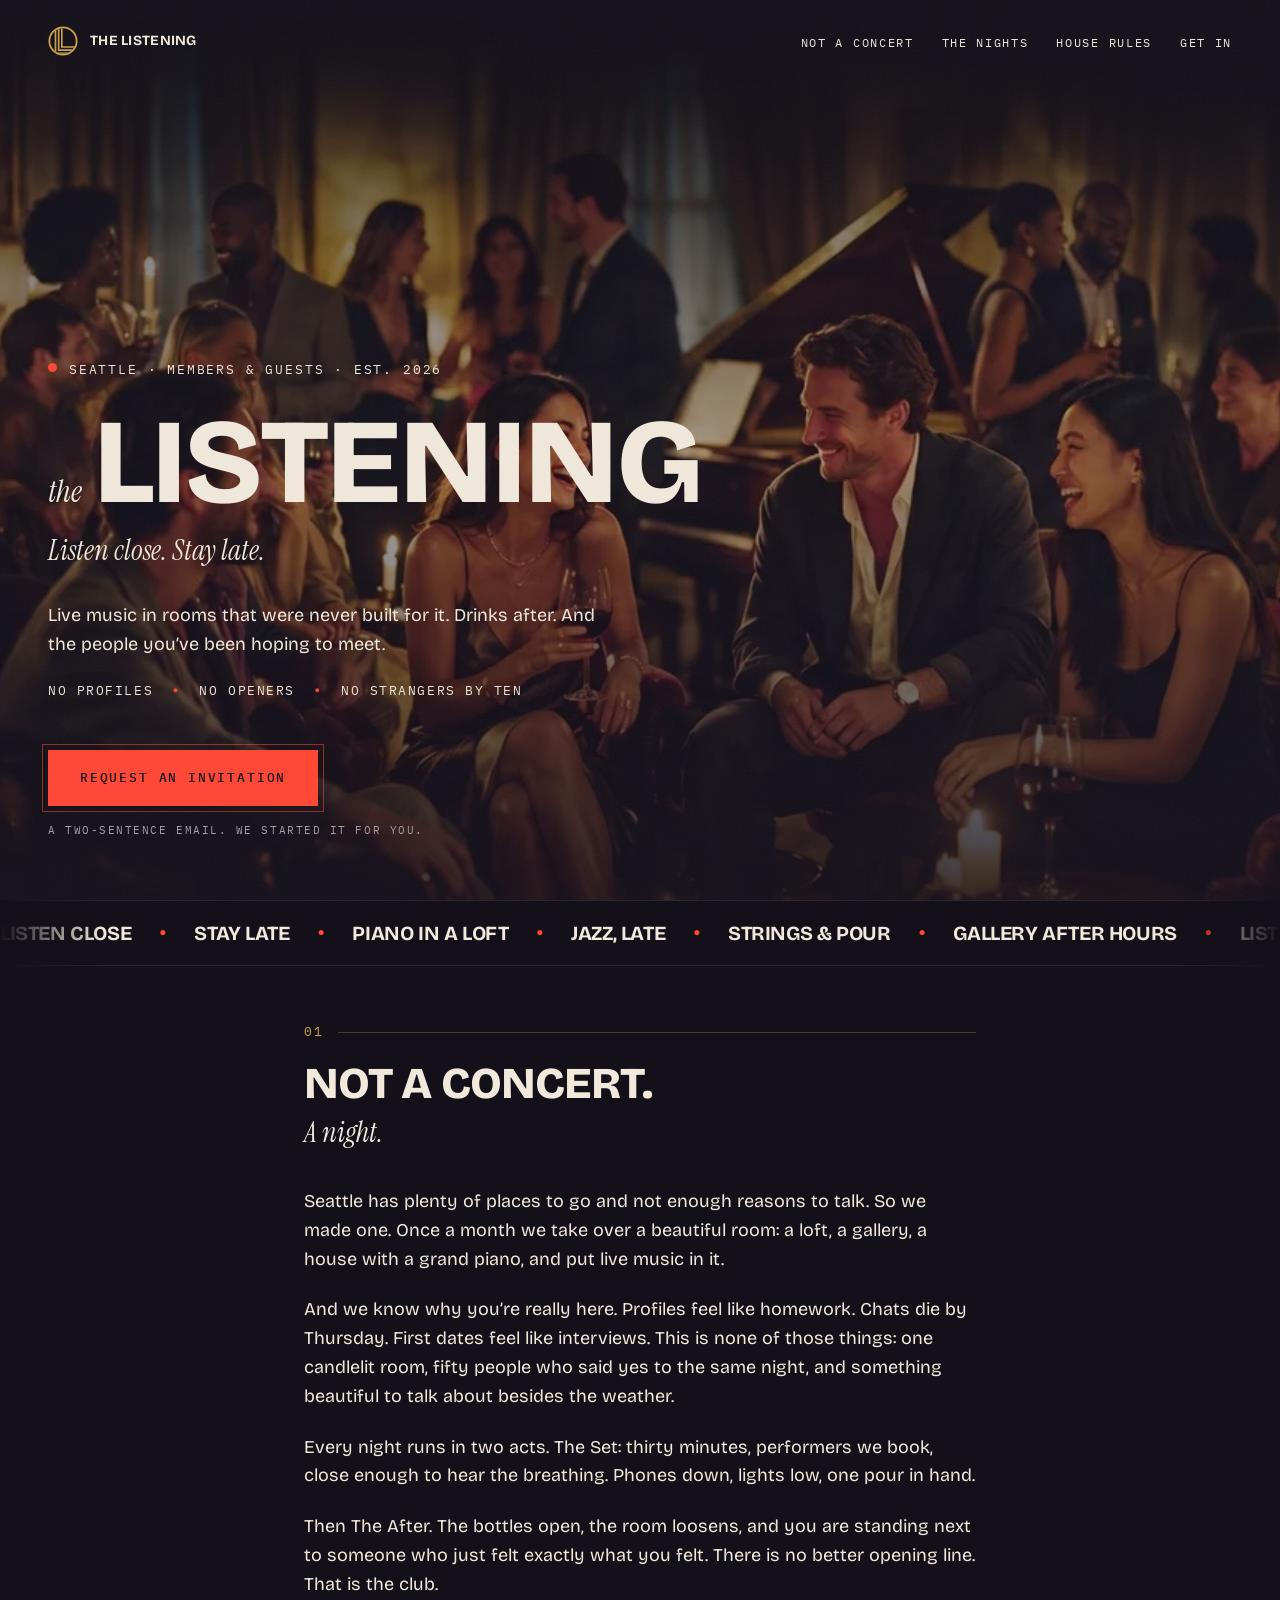
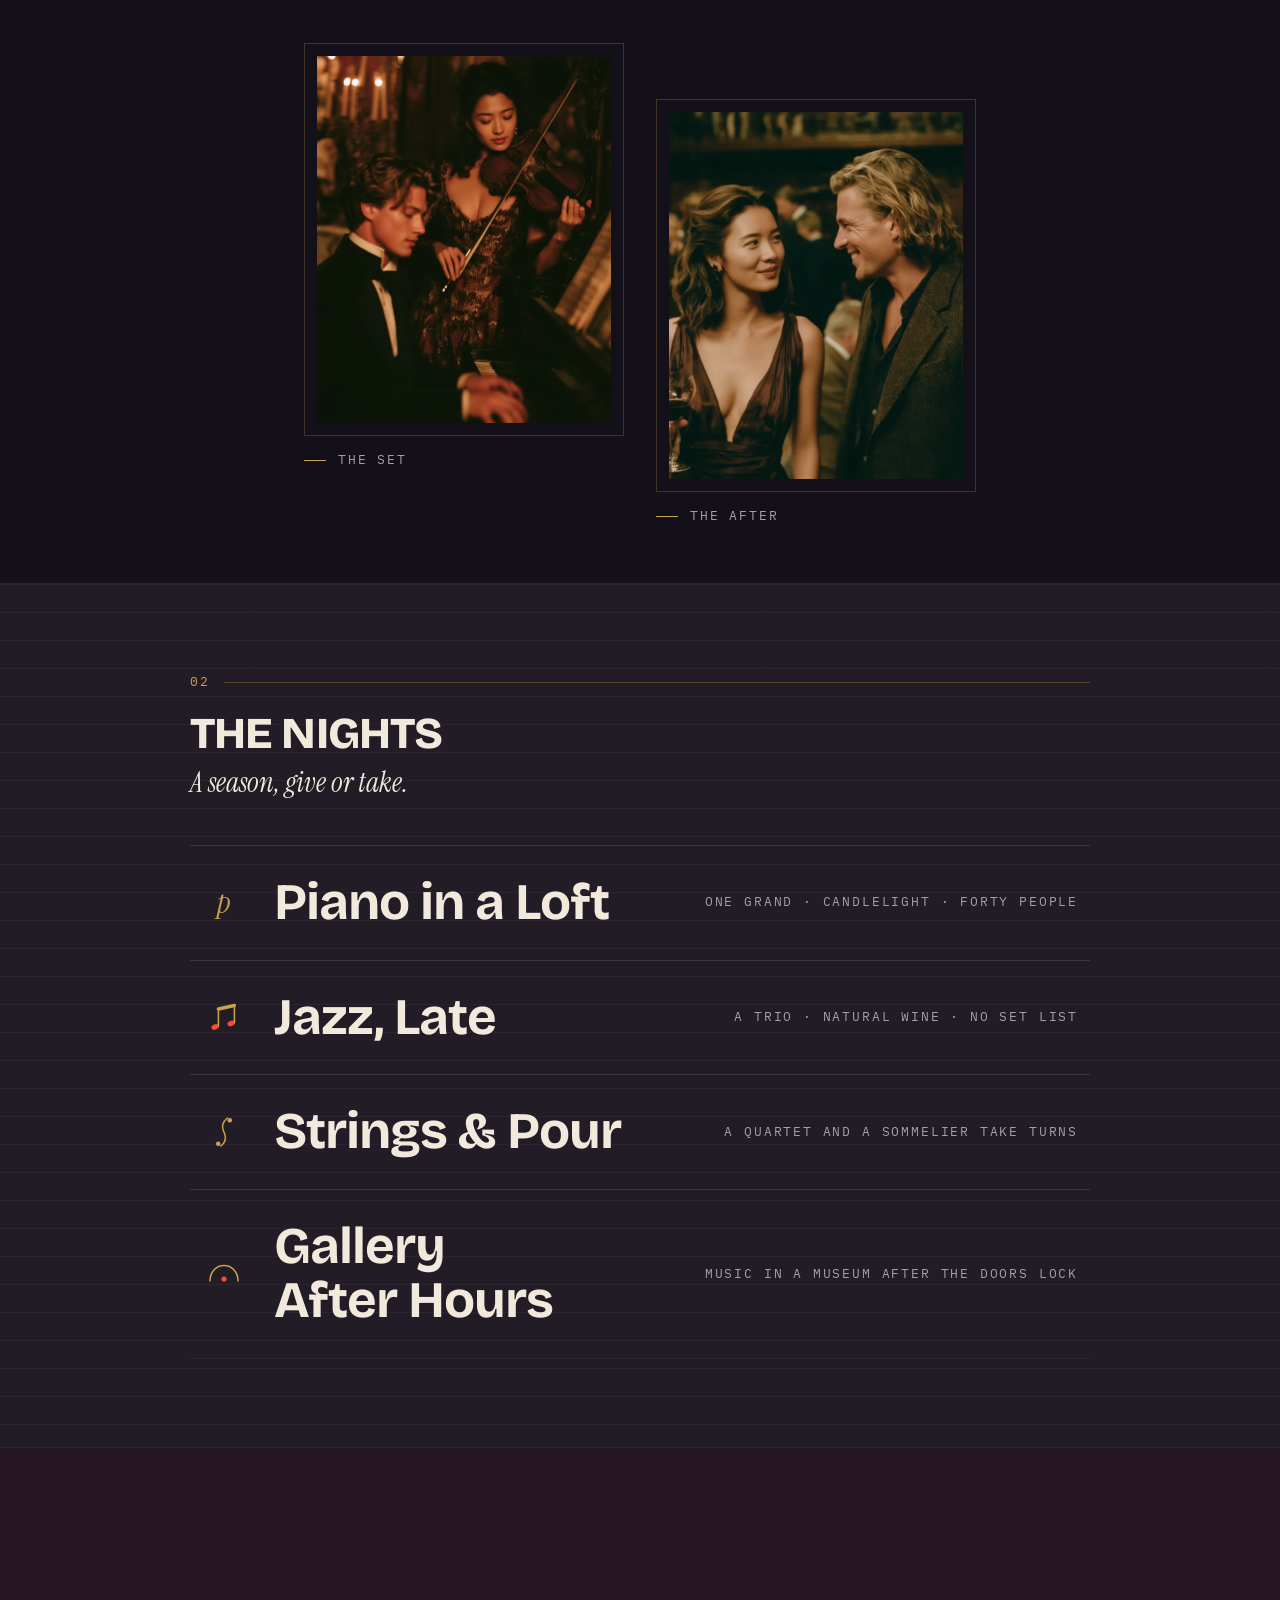
<file: index.html>
<!DOCTYPE html>
<html lang="en">
<head>
  <meta charset="UTF-8">
  <meta name="viewport" content="width=device-width, initial-scale=1">

  <!-- No analytics by design. The footer promises no cookies and no
       trackers; keep that promise. Conversions are measured where they
       land: the join@thelistening.co inbox. -->

  <title>The Listening · Listen close. Stay late.</title>
  <meta name="description" content="A members' club in Seattle. Live music in rooms that were never built for it, drinks after, once a month. Invitation only.">

  <meta property="og:type" content="website">
  <meta property="og:locale" content="en_US">
  <meta property="og:url" content="https://juliantoha.github.io/thelistening/">
  <meta property="og:site_name" content="The Listening">
  <meta property="og:title" content="The Listening · Listen close. Stay late.">
  <meta property="og:description" content="A members' club in Seattle. Live music in rooms that were never built for it, drinks after, once a month. Invitation only.">
  <meta property="og:image" content="https://juliantoha.github.io/thelistening/assets/og-card.jpg?v=3">
  <meta property="og:image:width" content="1200">
  <meta property="og:image:height" content="630">
  <meta property="og:image:alt" content="A violinist and pianist perform by candlelight beneath The Listening's gold monogram. Listen close. Stay late.">
  <meta name="twitter:card" content="summary_large_image">
  <meta name="twitter:title" content="The Listening · Listen close. Stay late.">
  <meta name="twitter:description" content="A members' club in Seattle. Live music in rooms that were never built for it, drinks after, once a month. Invitation only.">
  <meta name="twitter:image" content="https://juliantoha.github.io/thelistening/assets/og-card.jpg?v=3">
  <meta name="twitter:image:alt" content="A violinist and pianist perform by candlelight beneath The Listening's gold monogram. Listen close. Stay late.">

  <link rel="canonical" href="https://juliantoha.github.io/thelistening/">

  <script type="application/ld+json">
  {
    "@context": "https://schema.org",
    "@type": "Organization",
    "name": "The Listening Co.",
    "url": "https://juliantoha.github.io/thelistening/",
    "logo": "https://juliantoha.github.io/thelistening/assets/monogram-512.png",
    "email": "join@thelistening.co",
    "description": "A members' club in Seattle. Live music in rooms that were never built for it, drinks after, once a month. Invitation only.",
    "address": { "@type": "PostalAddress", "addressLocality": "Seattle", "addressRegion": "WA" }
  }
  </script>

  <!-- Event schema template · restore once the first gathering has a real
       ISO 8601 date (e.g. 2026-09-17T20:00:00-07:00) and a neighborhood:
  <script type="application/ld+json">
  {
    "@context": "https://schema.org",
    "@type": "Event",
    "name": "The Listening · Gathering Nº 1",
    "startDate": "[FIRST_GATHERING_DATE_ISO]",
    "eventAttendanceMode": "https://schema.org/OfflineEventAttendanceMode",
    "location": {
      "@type": "Place",
      "name": "[NEIGHBORHOOD], Seattle",
      "address": { "@type": "PostalAddress", "addressLocality": "Seattle", "addressRegion": "WA" }
    },
    "organizer": { "@type": "Organization", "name": "The Listening Co." },
    "image": "https://juliantoha.github.io/thelistening/assets/og-card.jpg?v=3",
    "description": "A members' club in Seattle. Live music in rooms that were never built for it, drinks after, once a month. Invitation only."
  }
  </script>
  -->


  <meta name="theme-color" content="#14101A">
  <link rel="icon" href="data:image/svg+xml,%3Csvg xmlns='http://www.w3.org/2000/svg' viewBox='0 0 100 100' fill='none' stroke='%23C9A24B'%3E%3Ccircle cx='50' cy='50' r='44' stroke-width='8'/%3E%3Cpath d='M46 10V70H94' stroke-width='7'/%3E%3Cpath d='M32 12V84H88' stroke-width='7'/%3E%3C/svg%3E">
  <link rel="apple-touch-icon" href="assets/apple-touch-icon.png">
  <link rel="manifest" href="manifest.webmanifest">

  <link rel="preload" as="image" href="assets/hero-poster-mobile.webp" media="(max-width: 640px)" fetchpriority="high">
  <link rel="preload" as="image" href="assets/hero-poster-1400.webp" media="(min-width: 641px) and (max-width: 1280px)" fetchpriority="high">
  <link rel="preload" as="image" href="assets/hero-poster.webp" media="(min-width: 1281px)" fetchpriority="high">
  <link rel="preload" as="font" type="font/woff2" href="assets/fonts/bricolage.woff2" crossorigin>
  <link rel="preload" as="font" type="font/woff2" href="assets/fonts/instrument-serif-italic.woff2" crossorigin>
  <link rel="preload" as="font" type="font/woff2" href="assets/fonts/plex-mono-400.woff2" crossorigin>
  <link rel="preload" as="font" type="font/woff2" href="assets/fonts/plex-mono-500.woff2" crossorigin>

  <link rel="stylesheet" href="styles.css">
</head>
<body>
  <a class="skip-link" href="#main">Skip to content</a>

  <nav class="stickybar" aria-label="Invitation">
    <span class="stickybar-name">
      <span class="logo-mark" aria-hidden="true">
        <svg viewBox="0 0 100 100" fill="none" stroke="currentColor">
          <circle cx="50" cy="50" r="45.5" stroke-width="6"/>
          <g clip-path="url(#logoclip-bar)" stroke-width="5.5">
            <path d="M46 0V70H104"/>
            <path d="M35.5 0V80.5H104"/>
            <path d="M25 0V91H104"/>
          </g>
          <defs><clipPath id="logoclip-bar"><circle cx="50" cy="50" r="42.5"/></clipPath></defs>
        </svg>
      </span>
      <span class="stickybar-label">THE LISTENING</span></span>
    <a class="stickybar-cta" href="#invite">REQUEST AN INVITATION</a>
  </nav>

  <!-- Block 1 · Hero -->
  <header class="hero">
    <nav class="hero-nav" aria-label="Sections">
      <span class="hero-nav-name">
        <span class="logo-mark" aria-hidden="true">
          <svg viewBox="0 0 100 100" fill="none" stroke="currentColor">
            <circle cx="50" cy="50" r="45.5" stroke-width="6"/>
            <g clip-path="url(#logoclip-nav)" stroke-width="5.5">
              <path d="M46 0V70H104"/>
              <path d="M35.5 0V80.5H104"/>
              <path d="M25 0V91H104"/>
            </g>
            <defs><clipPath id="logoclip-nav"><circle cx="50" cy="50" r="42.5"/></clipPath></defs>
          </svg>
        </span>
        THE LISTENING</span>
      <ul class="hero-nav-links">
        <li><a href="#night">NOT A CONCERT</a></li>
        <li><a href="#nights">THE NIGHTS</a></li>
        <li><a href="#rules">HOUSE RULES</a></li>
        <li><a href="#invite">GET IN</a></li>
      </ul>
    </nav>
    <div class="hero-media" aria-hidden="true">
      <picture>
        <source media="(max-width: 640px)" srcset="assets/hero-poster-mobile.webp">
        <source media="(max-width: 1280px)" srcset="assets/hero-poster-1400.webp">
        <img class="hero-poster" src="assets/hero-poster.webp" alt="" width="2000" height="859" fetchpriority="high" decoding="async">
      </picture>
      <video class="hero-video" muted autoplay loop playsinline data-src="[HERO_VIDEO_URL]"></video>
    </div>
    <div class="hero-content">
      <p class="evidence kicker"><span class="dot" aria-hidden="true"></span>SEATTLE · MEMBERS &amp; GUESTS · EST. 2026</p>
      <h1 class="wordmark"><em class="the">the</em><span class="mark">LISTENING</span></h1>
      <p class="whisper tagline">Listen close. Stay late.</p>
      <p class="hero-line">Live music in rooms that were never built for it. Drinks after. And the people you&rsquo;ve been hoping to meet.</p>
      <p class="evidence hero-manifesto">NO PROFILES <span class="sep" aria-hidden="true">●</span> NO OPENERS <span class="sep" aria-hidden="true">●</span> NO STRANGERS BY TEN</p>
      <p class="hero-cta"><a class="btn" href="#invite">REQUEST AN INVITATION</a></p>
      <p class="evidence cta-note">A TWO-SENTENCE EMAIL. WE STARTED IT FOR YOU.</p>
    </div>
  </header>

  <main id="main">
    <!-- Block 2 · The Marquee -->
    <div class="marquee" aria-hidden="true">
      <div class="marquee-track"><p class="marquee-row"><span>LISTEN CLOSE</span><span class="sep" aria-hidden="true">●</span><span>STAY LATE</span><span class="sep" aria-hidden="true">●</span><span>PIANO IN A LOFT</span><span class="sep" aria-hidden="true">●</span><span>JAZZ, LATE</span><span class="sep" aria-hidden="true">●</span><span>STRINGS &amp; POUR</span><span class="sep" aria-hidden="true">●</span><span>GALLERY AFTER HOURS</span><span class="sep" aria-hidden="true">●</span><span>LISTEN CLOSE</span><span class="sep" aria-hidden="true">●</span><span>STAY LATE</span><span class="sep" aria-hidden="true">●</span><span>PIANO IN A LOFT</span><span class="sep" aria-hidden="true">●</span><span>JAZZ, LATE</span><span class="sep" aria-hidden="true">●</span><span>STRINGS &amp; POUR</span><span class="sep" aria-hidden="true">●</span><span>GALLERY AFTER HOURS</span><span class="sep" aria-hidden="true">●</span></p><p class="marquee-row" aria-hidden="true"><span>LISTEN CLOSE</span><span class="sep">●</span><span>STAY LATE</span><span class="sep">●</span><span>PIANO IN A LOFT</span><span class="sep">●</span><span>JAZZ, LATE</span><span class="sep">●</span><span>STRINGS &amp; POUR</span><span class="sep">●</span><span>GALLERY AFTER HOURS</span><span class="sep">●</span><span>LISTEN CLOSE</span><span class="sep">●</span><span>STAY LATE</span><span class="sep">●</span><span>PIANO IN A LOFT</span><span class="sep">●</span><span>JAZZ, LATE</span><span class="sep">●</span><span>STRINGS &amp; POUR</span><span class="sep">●</span><span>GALLERY AFTER HOURS</span><span class="sep">●</span></p></div>
      <p class="marquee-static" aria-hidden="true"><span>LISTEN CLOSE</span><span class="sep">●</span><span>STAY LATE</span><span class="sep">●</span><span>PIANO IN A LOFT</span><span class="sep">●</span><span>JAZZ, LATE</span></p>
    </div>

    <!-- Block 3 · The Night -->
    <section class="night" id="night" aria-labelledby="night-head">
      <p class="evidence section-index" aria-hidden="true">01</p>
      <h2 id="night-head" class="shout">NOT A CONCERT.</h2>
      <p class="whisper subline">A night.</p>
      <p>Seattle has plenty of places to go and not enough reasons to talk. So we made one. Once a month we take over a beautiful room: a loft, a gallery, a house with a grand piano, and put live music in it.</p>
      <p>And we know why you&rsquo;re really here. Profiles feel like homework. Chats die by Thursday. First dates feel like interviews. This is none of those things: one candlelit room, fifty people who said yes to the same night, and something beautiful to talk about besides the weather.</p>
      <p>Every night runs in two acts. The Set: thirty minutes, performers we book, close enough to hear the breathing. Phones down, lights low, one pour in hand.</p>
      <p>Then The After. The bottles open, the room loosens, and you are standing next to someone who just felt exactly what you felt. There is no better opening line. That is the club.</p>
      <div class="night-duo">
        <figure class="night-photo">
          <img src="assets/set-performance.webp" alt="A violinist and a pianist performing close together by candlelight" width="960" height="1200" loading="lazy" decoding="async">
          <figcaption class="evidence">THE SET</figcaption>
        </figure>
        <figure class="night-photo">
          <img src="assets/after-couple.webp" alt="Two guests deep in conversation over a glass of wine, the room warm behind them" width="880" height="1100" loading="lazy" decoding="async">
          <figcaption class="evidence">THE AFTER</figcaption>
        </figure>
      </div>
    </section>

    <!-- Block 4 · The Nights -->
    <section class="nights-section" id="nights" aria-labelledby="nights-head">
      <div class="nights-inner">
      <p class="evidence section-index" aria-hidden="true">02</p>
      <h2 id="nights-head" class="shout">THE NIGHTS</h2>
      <p class="whisper subline">A season, give or take.</p>
      <ul class="nights">
        <li class="night-row">
          <span class="night-icon night-icon--type" aria-hidden="true">p</span>
          <span class="night-name">Piano in a Loft</span>
          <span class="evidence night-meta">ONE GRAND · CANDLELIGHT · FORTY PEOPLE</span>
        </li>
        <li class="night-row">
          <span class="night-icon" aria-hidden="true">
            <svg viewBox="0 0 44 44" fill="none" stroke="currentColor" stroke-width="1.5" stroke-linecap="round">
              <ellipse cx="13" cy="31" rx="3.6" ry="2.7" fill="var(--on-air)" stroke="none" transform="rotate(-20 13 31)"/>
              <ellipse cx="29" cy="27.5" rx="3.6" ry="2.7" fill="var(--on-air)" stroke="none" transform="rotate(-20 29 27.5)"/>
              <path d="M16.4 30.2V13M32.4 26.7V9.5"/>
              <path d="M16.4 13l16-3.5" stroke-width="3.5"/>
            </svg>
          </span>
          <span class="night-name">Jazz, Late</span>
          <span class="evidence night-meta">A TRIO · NATURAL WINE · NO SET LIST</span>
        </li>
        <li class="night-row">
          <span class="night-icon" aria-hidden="true">
            <svg viewBox="0 0 44 44" fill="none" stroke="currentColor" stroke-width="1.5" stroke-linecap="round">
              <path d="M25.5 8c-4.5 3.5-6 8-4.2 12.6l1.4 3.4c1.7 4.4.6 8.6-3.9 12"/>
              <circle cx="27.8" cy="10.2" r="2.3" fill="currentColor" stroke="none"/>
              <circle cx="16.2" cy="33.8" r="2.3" fill="currentColor" stroke="none"/>
            </svg>
          </span>
          <span class="night-name">Strings &amp; Pour</span>
          <span class="evidence night-meta">A QUARTET AND A SOMMELIER TAKE TURNS</span>
        </li>
        <li class="night-row">
          <span class="night-icon" aria-hidden="true">
            <svg viewBox="0 0 44 44" fill="none" stroke="currentColor" stroke-width="1.5" stroke-linecap="round">
              <path d="M8 29c0-9.5 6.5-15.5 14-15.5S36 19.5 36 29"/>
              <circle cx="22" cy="27" r="2.6" fill="var(--on-air)" stroke="none"/>
            </svg>
          </span>
          <span class="night-name">Gallery After Hours</span>
          <span class="evidence night-meta">MUSIC IN A MUSEUM AFTER THE DOORS LOCK</span>
        </li>
      </ul>
      </div>
    </section>

    <!-- Block 5 · House Rules -->
    <section class="rules" aria-labelledby="rules-head">
      <div class="rules-inner">
        <p class="evidence section-index" aria-hidden="true">03</p>
        <h2 id="rules-head" class="shout">HOUSE RULES</h2>
        <p class="whisper subline">Four. That&rsquo;s all.</p>
        <p class="rules-intro">Rooms are capped at fifty. Members bring one guest, and everyone arrives on someone&rsquo;s word.</p>
        <ol class="rules-list">
          <li><span class="evidence rule-num" aria-hidden="true">01</span><span class="rule-text">The Set gets thirty minutes of your full attention. Phones down.</span></li>
          <li><span class="evidence rule-num" aria-hidden="true">02</span><span class="rule-text">Come alone or bring one. Both are correct.</span></li>
          <li><span class="evidence rule-num" aria-hidden="true">03</span><span class="rule-text">No name tags. No pitches. LinkedIn can wait until Monday.</span></li>
          <li><span class="evidence rule-num" aria-hidden="true">04</span><span class="rule-text">The room is off the record.</span></li>
        </ol>
      </div>
    </section>

    <section class="interlude">
      <div class="interlude-media" aria-hidden="true">
        <img src="assets/interlude-listeners.webp" alt="" width="1100" height="616" loading="lazy" decoding="async">
      </div>
      <div class="interlude-content">
        <p class="interlude-shout">STRANGERS AT EIGHT.</p>
        <p class="whisper interlude-whisper">Not by ten.</p>
      </div>
    </section>

    <!-- Block 6 · Get In -->
    <section class="invite" id="invite" aria-labelledby="invite-head">
      <div class="invite-body">
        <p class="evidence section-index" aria-hidden="true">04</p>
        <h2 id="invite-head" class="shout">GET IN</h2>
        <p class="whisper subline">Two sentences. Make them count.</p>
        <p>The last live music that gave you chills, and who sent you. If nobody sent you, make it impossible to say no.</p>
        <p class="invite-cta">
          <a class="cta-mail" href="mailto:join@thelistening.co?subject=Invitation%20request%20%C2%B7%20The%20Listening&amp;body=The%20last%20live%20music%20that%20gave%20me%20chills%3A%0A%0AWho%20sent%20me%3A%0A">
            <span class="evidence cta-lead">WRITE TO</span>
            <span class="cta-address">join@thelistening.co</span>
          </a>
        </p>
        <p class="evidence invite-human invite-human--lead">GOES STRAIGHT TO CHO · NOT A LIST</p>
      <p class="evidence invite-human">ADDRESS SHARED WITH CONFIRMED GUESTS</p>
      <p class="whisper sign-off">Dress like you might meet someone.</p>
      </div>
      <figure class="invite-photo">
        <img src="assets/invite-portrait.webp" alt="A guest in a burgundy lace dress smiling in candlelight beside a gilded mirror" width="960" height="1200" loading="lazy" decoding="async">
        <figcaption class="evidence">COME ALONE OR BRING ONE</figcaption>
      </figure>
    </section>
  </main>

  <!-- Block 7 · Footer -->
  <footer>
    <div class="footer-media" aria-hidden="true">
      <img src="assets/footer-room.webp" alt="" width="1600" height="903" loading="lazy" decoding="async">
    </div>
    <div class="footer-inner">
      <p class="whisper footer-tagline">Listen close. Stay late.</p>
      <p class="evidence">&copy; THE LISTENING CO. · SEATTLE · EST. 2026</p>
      <p class="evidence">HOSTED BY CHO</p>
      <p class="evidence footer-promise">NO COOKIES · NO TRACKERS · EMAILS GO TO A PERSON</p>
      <span class="logo-mark footer-mark" aria-hidden="true">
        <svg viewBox="0 0 100 100" fill="none" stroke="currentColor">
          <circle cx="50" cy="50" r="45.5" stroke-width="6"/>
          <g clip-path="url(#logoclip-footer)" stroke-width="5.5">
            <path d="M46 0V70H104"/>
            <path d="M35.5 0V80.5H104"/>
            <path d="M25 0V91H104"/>
          </g>
          <defs><clipPath id="logoclip-footer"><circle cx="50" cy="50" r="42.5"/></clipPath></defs>
        </svg>
      </span>
    </div>
  </footer>

  <script>
    (function () {
      var v = document.querySelector('.hero-video');
      var motionOK = matchMedia('(prefers-reduced-motion: no-preference)').matches;
      var wide = matchMedia('(min-width: 641px)').matches;
      var src = v && v.getAttribute('data-src');
      if (v && src && src.indexOf('[') === -1 && motionOK && wide) {
        v.src = src;
      }

      var bar = document.querySelector('.stickybar');
      var hero = document.querySelector('.hero');
      if (bar && hero && 'IntersectionObserver' in window) {
        new IntersectionObserver(function (entries) {
          bar.classList.toggle('stickybar--visible', !entries[0].isIntersecting);
        }).observe(hero);
      }
    })();
  </script>
</body>
</html>
</file>
<file: styles.css>
/* ============================================================
   The Listening · styles.css · v3
   Two voices. The page shouts and it whispers, never both.
   Dark only.
   ============================================================ */

/* ---------- Self-hosted faces (latin subsets) ---------- */

@font-face {
  font-family: 'Bricolage Grotesque';
  font-style: normal;
  font-weight: 400 800;
  font-display: swap;
  src: url('assets/fonts/bricolage.woff2') format('woff2');
}

@font-face {
  font-family: 'IBM Plex Mono';
  font-style: normal;
  font-weight: 400;
  font-display: swap;
  src: url('assets/fonts/plex-mono-400.woff2') format('woff2');
}

@font-face {
  font-family: 'IBM Plex Mono';
  font-style: normal;
  font-weight: 500;
  font-display: swap;
  src: url('assets/fonts/plex-mono-500.woff2') format('woff2');
}

@font-face {
  font-family: 'Instrument Serif';
  font-style: italic;
  font-weight: 400;
  font-display: swap;
  src: url('assets/fonts/instrument-serif-italic.woff2') format('woff2');
}

:root {
  --after-hours: #14101A; /* page background, image overlays */
  --candlewax:   #F1E9DB; /* primary text, wordmark, marquee */
  --on-air:      #FF4633; /* the Dot, CTA fill, separators, the electricity */
  --amaro:       #7A3140; /* depth only, 20% wash on hovered rows */
  --smoke:       #A79DA8; /* secondary text, metadata */
  --rule:        #2C2430; /* hairlines */
  --lamplight:   #C9A24B; /* antique gold: the monogram and gilded ornament */

  --shout:    'Bricolage Grotesque', 'Arial Black', sans-serif;
  --whisper:  'Instrument Serif', 'Times New Roman', serif;
  --evidence: 'IBM Plex Mono', 'Courier New', monospace;
}

/* ---------- Reset, base ---------- */

*,
*::before,
*::after {
  box-sizing: border-box;
  margin: 0;
  padding: 0;
}

html {
  -webkit-text-size-adjust: 100%;
  scrollbar-width: thin;
  scrollbar-color: var(--rule) var(--after-hours);
}

::-webkit-scrollbar {
  width: 10px;
}

::-webkit-scrollbar-track {
  background: var(--after-hours);
}

::-webkit-scrollbar-thumb {
  background: var(--rule);
}

::-webkit-scrollbar-thumb:hover {
  background: var(--smoke);
}

body {
  background: var(--after-hours);
  color: var(--candlewax);
  font-family: var(--shout);
  font-weight: 400;
  font-size: 18px;
  line-height: 1.6;
  overflow-x: clip;
}

::selection {
  background: var(--on-air);
  color: var(--after-hours);
}

/* Film grain over everything: candlelight shot on film */
body::after {
  content: '';
  position: fixed;
  inset: 0;
  z-index: 30;
  pointer-events: none;
  opacity: 0.05;
  background-image: url("data:image/svg+xml,%3Csvg xmlns='http://www.w3.org/2000/svg' width='160' height='160'%3E%3Cfilter id='n'%3E%3CfeTurbulence type='fractalNoise' baseFrequency='0.9' numOctaves='2' stitchTiles='stitch'/%3E%3C/filter%3E%3Crect width='100%25' height='100%25' filter='url(%23n)'/%3E%3C/svg%3E");
}

p {
  max-width: 58ch;
  text-wrap: pretty;
}

/* ---------- The two voices ---------- */

.shout {
  font-family: var(--shout);
  font-weight: 800;
  font-size: clamp(30px, 4vw, 44px);
  line-height: 0.95;
  letter-spacing: -0.02em;
  text-transform: uppercase;
  text-wrap: balance;
}

.whisper {
  font-family: var(--whisper);
  font-style: italic;
  font-weight: 400;
  font-size: clamp(21px, 2.2vw, 28px);
  line-height: 1.3;
}

.evidence {
  font-family: var(--evidence);
  font-weight: 400;
  font-size: 13px;
  letter-spacing: 0.14em;
  text-transform: uppercase;
  color: var(--smoke);
}

/* ---------- Links, focus ---------- */

a,
button {
  -webkit-tap-highlight-color: transparent;
}

a {
  color: var(--candlewax);
  transition: color 0.2s ease, background-color 0.2s ease;
}

a:active {
  color: var(--on-air);
}

.btn:active {
  background: var(--candlewax);
  color: var(--after-hours);
}

:focus-visible {
  outline: 2px solid var(--on-air);
  outline-offset: 3px;
}

/* The one red element needs a non-red ring */
.btn:focus-visible {
  outline-color: var(--candlewax);
}

.skip-link {
  position: absolute;
  left: 50%;
  transform: translateX(-50%);
  top: -48px;
  z-index: 10;
  font-family: var(--evidence);
  font-size: 13px;
  letter-spacing: 0.14em;
  text-transform: uppercase;
  color: var(--candlewax);
  background: var(--after-hours);
  padding: 13px 18px;
}

.skip-link:focus {
  top: 8px;
}

/* ---------- Sticky bar (appears once the hero scrolls away) ---------- */

.stickybar {
  position: fixed;
  top: 0;
  left: 0;
  right: 0;
  z-index: 5;
  display: flex;
  justify-content: space-between;
  align-items: center;
  gap: 16px;
  padding: 14px 24px;
  background: var(--after-hours);
  border-bottom: 1px solid var(--rule);
  transform: translateY(-100%);
  visibility: hidden;
}

.stickybar--visible {
  transform: none;
  visibility: visible;
}

.stickybar-name {
  display: inline-flex;
  align-items: center;
  font-family: var(--shout);
  font-weight: 700;
  font-size: 14px;
  letter-spacing: 0.02em;
  color: var(--candlewax);
}

.stickybar-cta {
  font-family: var(--evidence);
  font-weight: 500;
  font-size: 12px;
  letter-spacing: 0.14em;
  text-transform: uppercase;
  color: var(--candlewax);
  text-decoration: underline;
  text-decoration-thickness: 1px;
  text-underline-offset: 5px;
  white-space: nowrap;
  /* 44px hit area without growing the bar visually */
  padding: 13px 0;
  margin: -13px 0;
}

.stickybar-cta:hover {
  color: var(--on-air);
}

/* ---------- The monogram ---------- */

.logo-mark {
  display: inline-block;
  flex: none;
  width: 30px;
  height: 30px;
  margin-right: 12px;
  color: var(--lamplight);
}

.logo-mark svg {
  display: block;
  width: 100%;
  height: 100%;
}

/* ---------- The On Air Dot ---------- */

.dot {
  display: inline-block;
  width: 9px;
  height: 9px;
  border-radius: 50%;
  background: var(--on-air);
  margin-right: 12px;
  vertical-align: 8%;
}

/* ---------- Block 1 · Hero ---------- */

.hero {
  position: relative;
  min-height: 100vh;
  min-height: 100svh;
  display: flex;
  align-items: flex-end;
  overflow: hidden;
}

.hero-nav {
  position: absolute;
  top: 0;
  left: 0;
  right: 0;
  z-index: 1;
  display: flex;
  justify-content: space-between;
  align-items: center;
  gap: 24px;
  padding: 26px 48px;
}

.hero-nav-name {
  display: inline-flex;
  align-items: center;
  font-family: var(--shout);
  font-weight: 700;
  font-size: 14px;
  letter-spacing: 0.02em;
  color: var(--candlewax);
}

.hero-nav-links {
  display: flex;
  list-style: none;
  gap: 28px;
}

.hero-nav-links a {
  font-family: var(--evidence);
  font-weight: 400;
  font-size: 12px;
  letter-spacing: 0.14em;
  text-transform: uppercase;
  color: var(--candlewax);
  text-decoration: none;
}

.hero-nav-links a:hover {
  color: var(--on-air);
}

.night,
.nights-section,
.rules {
  scroll-margin-top: 72px;
}

.section-index {
  display: flex;
  align-items: center;
  gap: 14px;
  max-width: none;
  color: var(--lamplight);
  margin-bottom: 20px;
}

.section-index::after {
  content: '';
  flex: 1;
  height: 1px;
  background: color-mix(in srgb, var(--lamplight) 30%, transparent);
}

.hero-media {
  position: absolute;
  inset: 0;
  background: var(--after-hours);
}

.hero-poster,
.hero-video {
  position: absolute;
  inset: 0;
  width: 100%;
  height: 100%;
  object-fit: cover;
}

.hero-media::after {
  content: '';
  position: absolute;
  inset: 0;
  background: linear-gradient(
    180deg,
    color-mix(in srgb, var(--after-hours) 70%, transparent) 0%,
    color-mix(in srgb, var(--after-hours) 35%, transparent) 50%,
    color-mix(in srgb, var(--after-hours) 82%, transparent) 100%
  );
}

.hero-content {
  position: relative;
  z-index: 1;
  width: 100%;
  padding: 48px 48px 60px;
}

.kicker {
  color: var(--candlewax);
}

.wordmark {
  font-size: clamp(64px, 11vw, 120px);
  line-height: 0.95;
  margin-top: 24px;
  white-space: nowrap;
}

.wordmark .mark {
  font-family: var(--shout);
  font-weight: 800;
  letter-spacing: -0.025em;
}

.wordmark .the {
  font-family: var(--whisper);
  font-style: italic;
  font-weight: 400;
  font-size: 0.26em;
  margin-right: 0.35em;
}

.tagline {
  margin-top: 14px;
}

.hero-line {
  margin-top: 32px;
  max-width: 46ch;
}

.hero-manifesto {
  margin-top: 22px;
  max-width: none;
  letter-spacing: 0.12em;
  color: var(--candlewax);
}

.hero-manifesto .sep {
  color: var(--on-air);
  font-size: 9px;
  margin: 0 10px;
  vertical-align: 15%;
}

.hero-cta {
  margin-top: 48px;
}

.cta-note {
  font-size: 11px;
  margin-top: 16px;
}

/* The page's one filled element */
.btn {
  position: relative;
  display: inline-block;
  font-family: var(--evidence);
  font-weight: 500;
  font-size: 13px;
  letter-spacing: 0.14em;
  text-transform: uppercase;
  text-decoration: none;
  background: var(--on-air);
  color: var(--after-hours);
  padding: 18px 32px;
}

.btn::after {
  content: '';
  position: absolute;
  inset: -6px;
  border: 1px solid color-mix(in srgb, var(--on-air) 55%, transparent);
  pointer-events: none;
}

.btn:hover {
  background: var(--candlewax);
  color: var(--after-hours);
}

/* ---------- Block 2 · The Marquee ---------- */

.marquee {
  border-top: 1px solid var(--rule);
  border-bottom: 1px solid var(--rule);
  padding: 16px 0;
  overflow: hidden;
  -webkit-mask-image: linear-gradient(90deg, transparent 0, #000 8%, #000 92%, transparent 100%);
  mask-image: linear-gradient(90deg, transparent 0, #000 8%, #000 92%, transparent 100%);
}

.marquee-track {
  display: flex;
  width: max-content;
}

.marquee-row {
  display: flex;
  flex: none;
  align-items: center;
  white-space: nowrap;
  max-width: none;
  font-family: var(--shout);
  font-weight: 700;
  font-size: 20px;
  letter-spacing: -0.02em;
  text-transform: uppercase;
  color: var(--candlewax);
}

.marquee .sep {
  color: var(--on-air);
  font-size: 12px;
  margin: 0 28px;
}

.marquee-static {
  display: none;
  justify-content: center;
  align-items: center;
  white-space: nowrap;
  max-width: none;
  font-family: var(--shout);
  font-weight: 700;
  font-size: 20px;
  letter-spacing: -0.02em;
  text-transform: uppercase;
  color: var(--candlewax);
}

/* ---------- Shared section layout ---------- */

/* Below-fold sections skip render work until approached */
.night,
.nights-section,
.rules,
.interlude,
.invite,
footer {
  content-visibility: auto;
}

.night { contain-intrinsic-size: auto 1600px; }
.nights-section { contain-intrinsic-size: auto 950px; }
.rules { contain-intrinsic-size: auto 750px; }
.interlude { contain-intrinsic-size: auto 500px; }
.invite { contain-intrinsic-size: auto 850px; }
footer { contain-intrinsic-size: auto 480px; }

main section {
  max-width: 720px;
  margin-inline: auto;
  padding: 56px 24px;
}

.nights-section {
  max-width: none;
  background-color: #221C27; /* fallback for pre-color-mix browsers */
  background-color: color-mix(in srgb, var(--rule) 60%, var(--after-hours));
  /* faint staff lines, like score paper */
  background-image: repeating-linear-gradient(
    180deg,
    color-mix(in srgb, var(--candlewax) 4%, transparent) 0 1px,
    transparent 1px 28px
  );
  border-top: 1px solid var(--rule);
  padding-top: 88px;
  padding-bottom: 88px;
}

.nights-inner {
  max-width: 900px;
  margin-inline: auto;
}

.subline {
  margin-top: 10px;
}

.night p + p {
  margin-top: 22px;
}

.night-duo {
  display: grid;
  grid-template-columns: 1fr 1fr;
  align-items: start;
  gap: 32px;
  margin-top: 44px;
}

.night-duo .night-photo:nth-child(2) {
  margin-top: 56px;
}

.night-photo img {
  display: block;
  width: 100%;
  height: auto;
  padding: 12px;
  border: 1px solid color-mix(in srgb, var(--lamplight) 25%, transparent);
}

.night-photo figcaption {
  display: flex;
  align-items: center;
  gap: 12px;
  margin-top: 14px;
}

.night-photo figcaption::before {
  content: '';
  width: 22px;
  height: 1px;
  background: var(--lamplight);
}

.night .subline + p,
.rules .subline + .rules-intro,
.invite .subline + p {
  margin-top: 36px;
}

/* ---------- Block 4 · The Nights ---------- */

.nights {
  list-style: none;
  margin-top: 44px;
}

.night-row {
  display: grid;
  grid-template-columns: 48px minmax(0, 1fr) auto;
  align-items: center;
  gap: 24px;
  padding: 30px 12px;
  border-top: 1px solid var(--rule);
  transition: background-color 0.2s ease;
}

.night-icon {
  width: 44px;
  height: 44px;
  color: var(--lamplight);
  transition: color 0.2s ease;
}

.night-icon--type {
  font-family: var(--whisper);
  font-style: italic;
  font-weight: 400;
  font-size: 30px;
  line-height: 44px;
  text-align: center;
}

.night-row {
  border-color: color-mix(in srgb, var(--candlewax) 12%, transparent);
}

.night-icon svg {
  display: block;
  width: 100%;
  height: 100%;
}

.night-row:hover .night-icon {
  color: var(--on-air);
}

.night-row:last-child {
  border-bottom: 1px solid var(--rule);
}

.night-row:hover {
  background: color-mix(in srgb, var(--amaro) 20%, transparent);
}

.night-name {
  font-family: var(--shout);
  font-weight: 700;
  font-size: clamp(32px, 4vw, 54px);
  line-height: 1.05;
  letter-spacing: -0.02em;
  text-wrap: balance;
  transition: color 0.2s ease;
}

.night-row:hover .night-name {
  color: var(--on-air);
}

.night-meta {
  text-align: right;
  flex: none;
}


/* ---------- Block 5 · House Rules ---------- */

.rules {
  max-width: none;
  background: #261621; /* fallback for pre-color-mix browsers */
  background: color-mix(in srgb, var(--amaro) 18%, var(--after-hours));
  border-top: 1px solid var(--rule);
  border-bottom: 1px solid var(--rule);
  padding-top: 88px;
  padding-bottom: 88px;
}

.rules-inner {
  max-width: 720px;
  margin-inline: auto;
}

.rules-list {
  list-style: none;
  margin-top: 40px;
}

.rules-list li {
  display: grid;
  grid-template-columns: 3ch 1fr;
  column-gap: 24px;
  align-items: baseline;
  padding: 20px 4px;
  border-top: 1px solid var(--rule);
}

.rules-list li:last-child {
  border-bottom: 1px solid var(--rule);
}

.rule-num {
  color: var(--lamplight);
}

/* ---------- Interlude ---------- */

.interlude {
  position: relative;
  max-width: none;
  text-align: center;
  padding-top: 140px;
  padding-bottom: 140px;
  overflow: hidden;
}

.interlude-media {
  position: absolute;
  inset: 0;
}

.interlude-media img {
  width: 100%;
  height: 100%;
  object-fit: cover;
}

.interlude-media::after {
  content: '';
  position: absolute;
  inset: 0;
  background: linear-gradient(
    180deg,
    color-mix(in srgb, var(--after-hours) 78%, transparent) 0%,
    color-mix(in srgb, var(--after-hours) 58%, transparent) 50%,
    color-mix(in srgb, var(--after-hours) 78%, transparent) 100%
  );
}

.interlude-content {
  position: relative;
}

.interlude-shout {
  max-width: none;
  font-family: var(--shout);
  font-weight: 800;
  font-size: clamp(40px, 7.6vw, 110px);
  line-height: 0.95;
  letter-spacing: -0.025em;
  text-transform: uppercase;
  text-wrap: balance;
}

.interlude-whisper {
  max-width: none;
  margin-top: 20px;
  color: var(--candlewax);
}

/* ---------- Block 6 · Get In ---------- */

.invite {
  scroll-margin-top: 72px;
  max-width: 900px;
  display: grid;
  grid-template-columns: minmax(0, 1fr) 320px;
  column-gap: 56px;
  align-items: center;
  padding-top: 112px;
  padding-bottom: 112px;
}

.invite-photo img {
  display: block;
  width: 100%;
  height: auto;
  padding: 12px;
  border: 1px solid color-mix(in srgb, var(--lamplight) 25%, transparent);
}

.invite-photo figcaption {
  margin-top: 14px;
}

.invite-cta {
  margin-top: 44px;
}

.cta-mail {
  display: inline-block;
  text-decoration: none;
}

.cta-lead {
  display: block;
}

.cta-address {
  display: inline-block;
  user-select: all; /* a drag or triple-click grabs the whole address */
  margin-top: 12px;
  font-family: var(--shout);
  font-weight: 700;
  font-size: clamp(26px, 5.4vw, 46px);
  line-height: 1.02;
  letter-spacing: -0.025em;
  color: var(--candlewax);
  text-decoration: underline;
  text-decoration-thickness: 2px;
  text-decoration-color: var(--lamplight);
  text-underline-offset: 9px;
  overflow-wrap: anywhere;
  transition: color 0.2s ease, text-decoration-color 0.2s ease;
}

.cta-mail:hover .cta-address {
  color: var(--on-air);
  text-decoration-color: var(--on-air);
}

.invite-human {
  font-size: 12px;
  margin-top: 14px;
}

.invite-human--lead {
  color: var(--candlewax);
}

.invite-human + .invite-human {
  margin-top: 6px;
}

.sign-off {
  margin-top: 44px;
  color: var(--smoke);
}

/* ---------- Block 7 · Footer ---------- */

footer {
  position: relative;
  overflow: hidden;
  text-align: center;
  border-top: 1px solid var(--rule);
  padding: 96px 24px 104px;
}

.footer-media {
  position: absolute;
  inset: 0;
}

.footer-media img {
  width: 100%;
  height: 100%;
  object-fit: cover;
}

.footer-media::after {
  content: '';
  position: absolute;
  inset: 0;
  background: color-mix(in srgb, var(--after-hours) 82%, transparent);
}

.footer-inner {
  position: relative;
}

.footer-tagline {
  max-width: none;
  margin-bottom: 40px;
}

footer p {
  max-width: none;
}

footer p + p {
  margin-top: 10px;
}

footer .footer-promise {
  margin-top: 28px;
  font-size: 11px;
}

footer .footer-mark {
  width: 38px;
  height: 38px;
  margin: 44px 0 0;
}

/* ---------- 404 · Wrong door ---------- */

.notfound {
  min-height: 100vh;
  min-height: 100svh;
  display: flex;
  flex-direction: column;
  align-items: center;
  justify-content: center;
  text-align: center;
  padding: 24px;
}

.notfound .logo-mark {
  width: 52px;
  height: 52px;
  margin: 0 0 32px;
}

.nf-kicker {
  color: var(--lamplight);
}

.nf-head {
  margin-top: 16px;
  font-size: clamp(44px, 9vw, 104px);
}

.nf-whisper {
  margin-top: 16px;
  color: var(--smoke);
}

.nf-cta {
  margin-top: 48px;
}

/* ---------- Motion ---------- */

@media (prefers-reduced-motion: no-preference) {
  html {
    scroll-behavior: smooth;
  }

  @keyframes pulse {
    0%, 100% { transform: scale(1); opacity: 1; }
    50%      { transform: scale(1.3); opacity: 0.55; }
  }

  @keyframes rise {
    from { opacity: 0; transform: translateY(10px); }
    to   { opacity: 1; transform: translateY(0); }
  }

  @keyframes ticker {
    from { transform: translateX(0); }
    to   { transform: translateX(-50%); }
  }

  .dot {
    animation: pulse 2.4s ease-in-out infinite;
  }

  .kicker          { animation: rise 0.5s ease 0s both; }
  .wordmark        { animation: rise 0.5s ease 0.2s both; }
  .tagline         { animation: rise 0.5s ease 0.4s both; }
  .hero-line       { animation: rise 0.5s ease 0.4s both; }
  .hero-manifesto  { animation: rise 0.5s ease 0.55s both; }
  .hero-cta        { animation: rise 0.5s ease 0.7s both; }
  .cta-note        { animation: rise 0.5s ease 0.8s both; }

  .marquee-track {
    animation: ticker 30s linear infinite;
  }

  .stickybar {
    transition: transform 0.3s ease, visibility 0s linear 0.3s;
  }

  .stickybar--visible {
    transition: transform 0.3s ease, visibility 0s;
  }

  .marquee:hover .marquee-track {
    animation-play-state: paused;
  }
}

@media (prefers-reduced-motion: reduce) {
  .marquee-track {
    display: none;
  }

  .marquee-static {
    display: flex;
  }
}

/* ---------- Landscape phones: clear the nav, tighten the stack ---------- */

@media (orientation: landscape) and (max-height: 500px) {
  .hero .hero-content {
    padding-top: 96px;
  }

  .wordmark {
    font-size: 56px;
    margin-top: 16px;
  }

  .tagline {
    margin-top: 10px;
  }

  .hero-line {
    margin-top: 20px;
  }

  .hero-cta {
    margin-top: 32px;
  }
}

/* ---------- Low-vision accommodation ---------- */

@media (prefers-contrast: more) {
  :root {
    --smoke: color-mix(in srgb, var(--candlewax) 60%, #A79DA8);
  }

  body::after {
    display: none; /* grain is noise when you have asked for clarity */
  }

  .section-index::after,
  .night-row,
  .rules-list li,
  .rules-list li:last-child,
  .night-photo img,
  .invite-photo img {
    border-color: var(--smoke);
  }
}

/* ---------- Tablet, in-between widths ---------- */

@media (min-width: 641px) and (max-width: 1024px) {
  main section {
    padding: 64px 32px;
  }

  .hero-content {
    padding: 40px;
  }

  .hero-nav {
    padding: 24px 40px;
  }

  .interlude {
    padding-top: 112px;
    padding-bottom: 112px;
  }
}

@media (min-width: 861px) and (max-width: 1080px) {
  .invite {
    grid-template-columns: minmax(0, 1fr) 280px;
    column-gap: 40px;
  }
}

/* ---------- Mobile ---------- */

@media (max-width: 860px) {
  .invite {
    display: block;
  }

  .invite-photo {
    margin-top: 44px;
    max-width: 420px;
  }
}

@media (max-width: 640px) {
  body {
    font-size: 16px;
  }

  /* Sticky action moves to the thumb zone on phones */
  .stickybar {
    top: auto;
    bottom: 0;
    border-bottom: none;
    border-top: 1px solid var(--rule);
    transform: translateY(100%);
    padding: 12px 20px calc(12px + env(safe-area-inset-bottom));
  }

  .stickybar--visible {
    transform: none;
  }

  .stickybar-label {
    display: none;
  }

  .stickybar-name .logo-mark {
    margin-right: 0;
  }

  .hero-nav {
    padding: 20px;
  }

  .hero-nav-links {
    display: none;
  }

  .night-duo .night-photo:nth-child(2) {
    margin-top: 28px;
  }

  .nights-section {
    padding-top: 60px;
    padding-bottom: 60px;
  }

  .night-duo {
    gap: 16px;
  }

  .night-photo img,
  .invite-photo img {
    padding: 7px;
  }

  .interlude {
    padding-top: 96px;
    padding-bottom: 96px;
  }

  .rules {
    padding-top: 60px;
    padding-bottom: 60px;
  }

  .evidence {
    font-size: 12px;
  }

  .hero-content {
    padding: 28px 20px 40px;
  }

  .kicker {
    font-size: 11px;
    letter-spacing: 0.1em;
  }

  main section {
    padding: 36px 20px;
  }

  .night-row {
    grid-template-columns: 36px minmax(0, 1fr);
    align-items: center;
    gap: 8px 16px;
    padding: 20px 8px;
  }

  .night-icon {
    width: 32px;
    height: 32px;
  }

  .night-meta {
    grid-column: 2;
    text-align: left;
  }

  footer {
    padding: 36px 20px 56px;
  }
}
</file>
